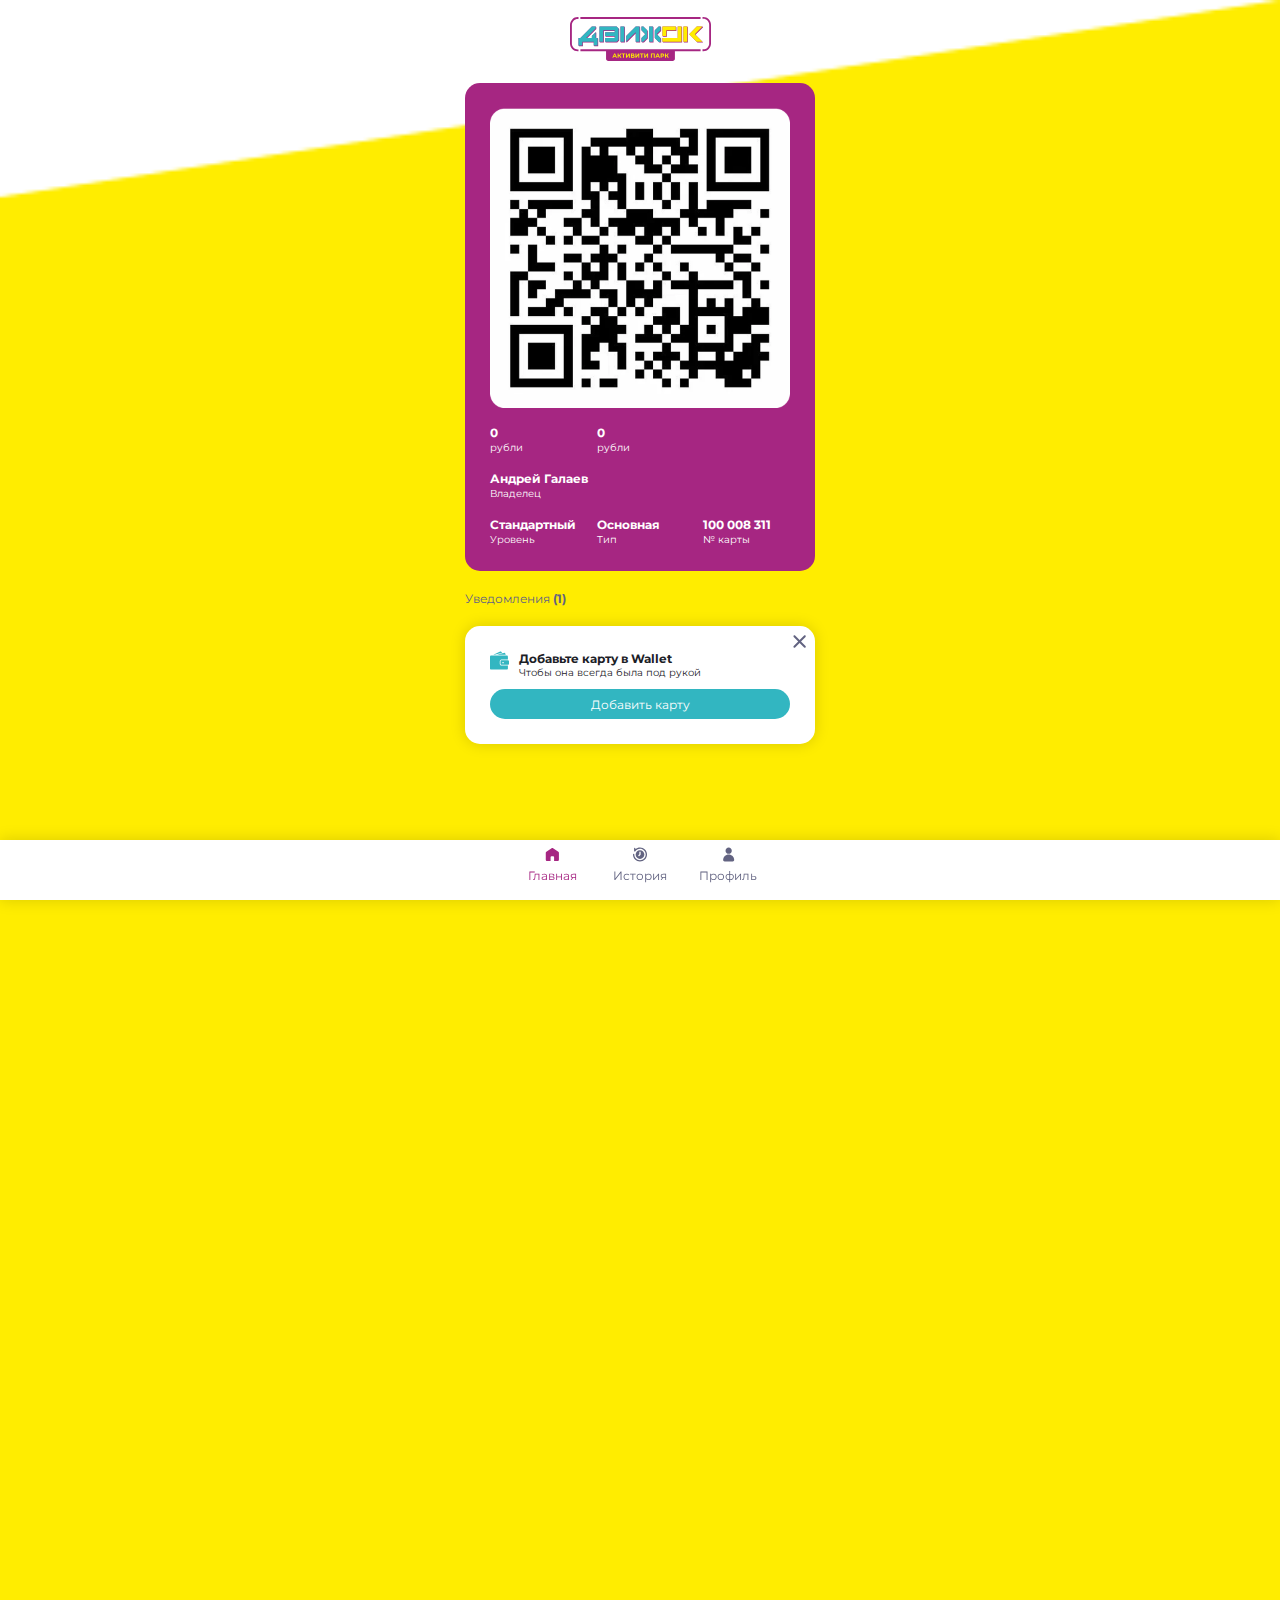
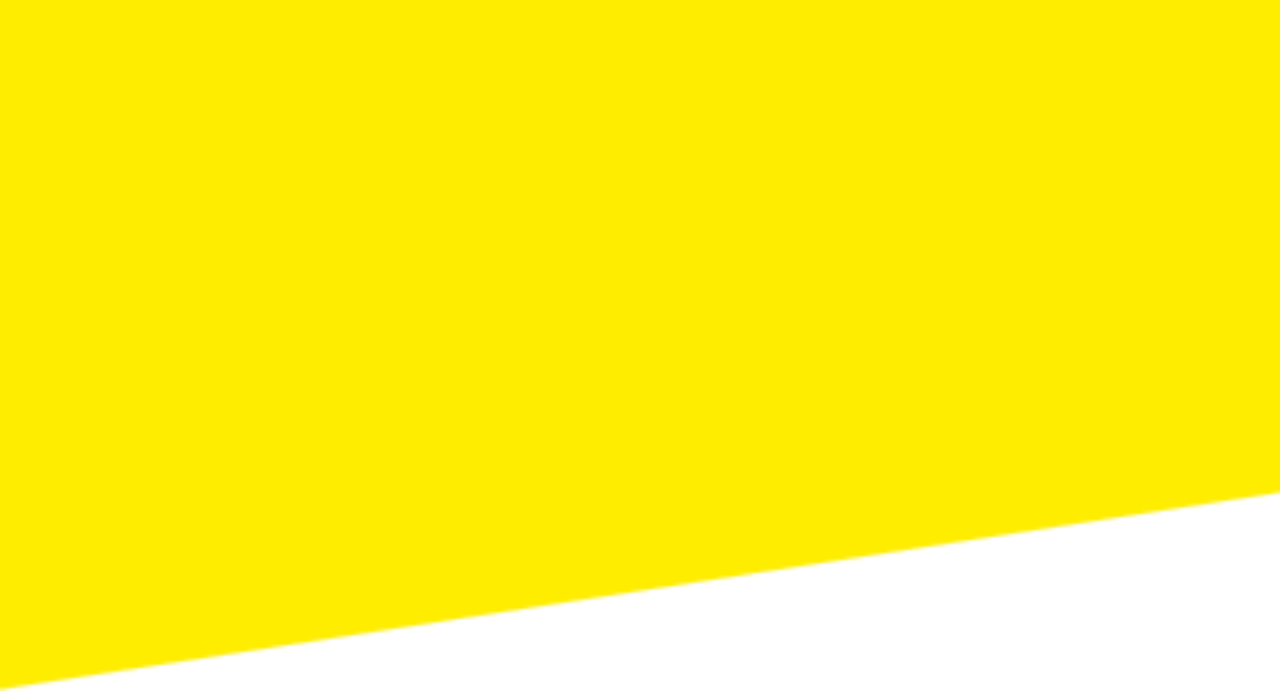
<file: index.html>
<!DOCTYPE html>
<html lang="en">
<head>
    <meta charset="UTF-8">
    <meta name="viewport" content="width=device-width, initial-scale=1.0">
    <title>Document</title>

    <!-- Link Swiper's CSS -->
    <link rel="stylesheet" href="https://cdn.jsdelivr.net/npm/swiper@11/swiper-bundle.min.css" />
    <!-- Syle CSS -->
    <link rel="stylesheet" href="./assets/scss/style.css">
</head>
<body>
    
    <div class="wrapper">

        <!-- Header -->
        <header class="header">
            <a href="/" class="header-logo">
                <img src="./assets/images/logo.svg" alt="">
            </a>
        </header>
        <!-- Header end -->

        <!-- Navs -->
        <ul class="navs">
            <li>
                <a href="/" class="active">
                    <svg width="15" height="15" viewBox="0 0 15 15" fill="none" xmlns="http://www.w3.org/2000/svg">
                        <g clip-path="url(#clip0_5_970)">
                            <path d="M7.32709 0.938198C7.07339 0.941813 6.82615 1.01877 6.61522 1.15978L1.35685 4.66536C1.17713 4.78518 1.0297 4.94744 0.927601 5.13779C0.825504 5.32814 0.771884 5.54072 0.771484 5.75672V12.7679C0.771484 13.4897 1.36512 14.0833 2.08608 14.0833H5.59166V10.1395C5.59166 9.6542 5.98273 9.26313 6.46805 9.26313H8.22084C8.70617 9.26313 9.09724 9.6542 9.09724 10.1395V14.0833H12.6028C13.3238 14.0833 13.9174 13.4897 13.9174 12.7687V5.75837C13.9174 5.54195 13.864 5.32887 13.7619 5.13806C13.6598 4.94724 13.5121 4.78459 13.332 4.66453L8.07368 1.15895C7.85304 1.01183 7.59308 0.934879 7.32791 0.938198H7.32709Z" fill="#626381"/>
                        </g>
                    </svg>
                    <span>Главная</span>
                </a>
            </li>
            <li>
                <a href="./history.html">
                    <svg width="14" height="15" viewBox="0 0 14 15" fill="none" xmlns="http://www.w3.org/2000/svg">
                        <g clip-path="url(#clip0_5_975)">
                            <path fill-rule="evenodd" clip-rule="evenodd" d="M1.09375 1.375V3.93984C1.0938 4.08013 1.1388 4.21671 1.22216 4.32955C1.30552 4.44238 1.42284 4.52554 1.55692 4.56681C1.69099 4.60809 1.83477 4.60531 1.96715 4.55889C2.09954 4.51247 2.21356 4.42485 2.2925 4.30888C3.31625 2.80278 5.04437 1.8125 7 1.8125C10.1391 1.8125 12.6875 4.36094 12.6875 7.5C12.6875 10.6391 10.1391 13.1875 7 13.1875C3.86094 13.1875 1.3125 10.6391 1.3125 7.5C1.3125 7.13775 1.01937 6.84375 0.65625 6.84375C0.293125 6.84375 0 7.13775 0 7.5C0 11.3633 3.13688 14.5 7 14.5C10.8631 14.5 14 11.3633 14 7.5C14 3.63666 10.8631 0.5 7 0.5C5.24344 0.5 3.63562 1.14859 2.40625 2.21959V1.375C2.40625 1.01275 2.11313 0.71875 1.75 0.71875C1.38688 0.71875 1.09375 1.01275 1.09375 1.375ZM7 3.125C9.415 3.125 11.375 5.08544 11.375 7.5C11.375 9.91456 9.415 11.875 7 11.875C4.585 11.875 2.625 9.91456 2.625 7.5C2.625 5.08544 4.585 3.125 7 3.125ZM6.34375 5.09375V7.22809L5.46875 8.10309C5.21281 8.35925 5.21281 8.77509 5.46875 9.03125C5.72469 9.28741 6.14031 9.28741 6.39625 9.03125L7.46375 7.96397C7.58671 7.84083 7.65592 7.67402 7.65625 7.5V5.09375C7.65625 4.7315 7.36312 4.4375 7 4.4375C6.63688 4.4375 6.34375 4.7315 6.34375 5.09375Z" fill="#626381" />
                        </g>
                    </svg>
                    <span>История</span>
                </a>
            </li>
            <li>
                <a href="./profile.html">
                    <svg width="15" height="15" viewBox="0 0 15 15" fill="none" xmlns="http://www.w3.org/2000/svg">
                        <g clip-path="url(#clip0_5_964)">
                            <path d="M7.66667 6.76314C9.39618 6.76314 10.7982 5.36109 10.7982 3.63157C10.7982 1.90205 9.39618 0.5 7.66667 0.5C5.93715 0.5 4.5351 1.90205 4.5351 3.63157C4.5351 5.36109 5.93715 6.76314 7.66667 6.76314Z" fill="#626381" />
                            <path d="M7.66666 7.5C4.61458 7.5 2.14035 9.97425 2.14035 13.0263C2.14035 13.8402 2.80016 14.5 3.61404 14.5H11.7193C12.5332 14.5 13.193 13.8402 13.193 13.0263C13.193 9.97425 10.7187 7.5 7.66666 7.5Z" fill="#626381" />
                        </g>
                    </svg>
                    <span>Профиль</span>
                </a>
            </li>
        </ul>
        <!-- Navs end -->
    
        <main>
            <img src="./assets/images/main-block-bg.png" alt="" class="main-bg">

            <!-- Qr block -->
            <section class="qr-block">
                <div class="container">
                    <img src="./assets/images/qr-code.png" alt="" class="main-img">
                    <ul>
                        <li>
                            <b>0</b>
                            <p>рубли</p>
                        </li>
                        <li>
                            <b>0</b>
                            <p>рубли</p>
                        </li>
                        <li class="w-full">
                            <b>Андрей Галаев</b>
                            <p>Владелец</p>
                        </li>
                        <li>
                            <b>Стандартный</b>
                            <p>Уровень</p>
                        </li>
                        <li>
                            <b>Основная</b>
                            <p>Тип</p>
                        </li>
                        <li>
                            <b>100 008 311</b>
                            <p>№ карты </p>
                        </li>
                    </ul>
                </div>
            </section>
            <!-- Home end -->

            <!-- Wallet -->
            <section class="wallet">
                <div class="container">
                    <h2 class="wallet-title">
                        Уведомления  <b>(1)</b>
                    </h2>
                    <div class="wallet-content">
                        <button class="btn-close">
                            <img src="./assets/images/times.svg" alt="">
                        </button>
                        <div class="wallet-content__text">
                            <img src="./assets/images/wallet-icon.svg" alt="">
                            <div>
                                <h3>Добавьте карту в Wallet </h3>
                                <p>Чтобы она всегда была под рукой</p>
                            </div>
                        </div>
                        <a href="#" class="btn-lazurre">Добавить карту </a>
                    </div>
                </div>
            </section>
            <!-- Wallet end -->

        </main>

    </div>

    <!-- iMask JS -->
    <script src="./assets/js/iMask.js"></script>
    <!-- Swiper JS -->
    <script src="https://cdn.jsdelivr.net/npm/swiper@11/swiper-bundle.min.js"></script>
    <!-- JS file -->
    <script src="./assets/js/main.js"></script>

</body>
</html>
</file>
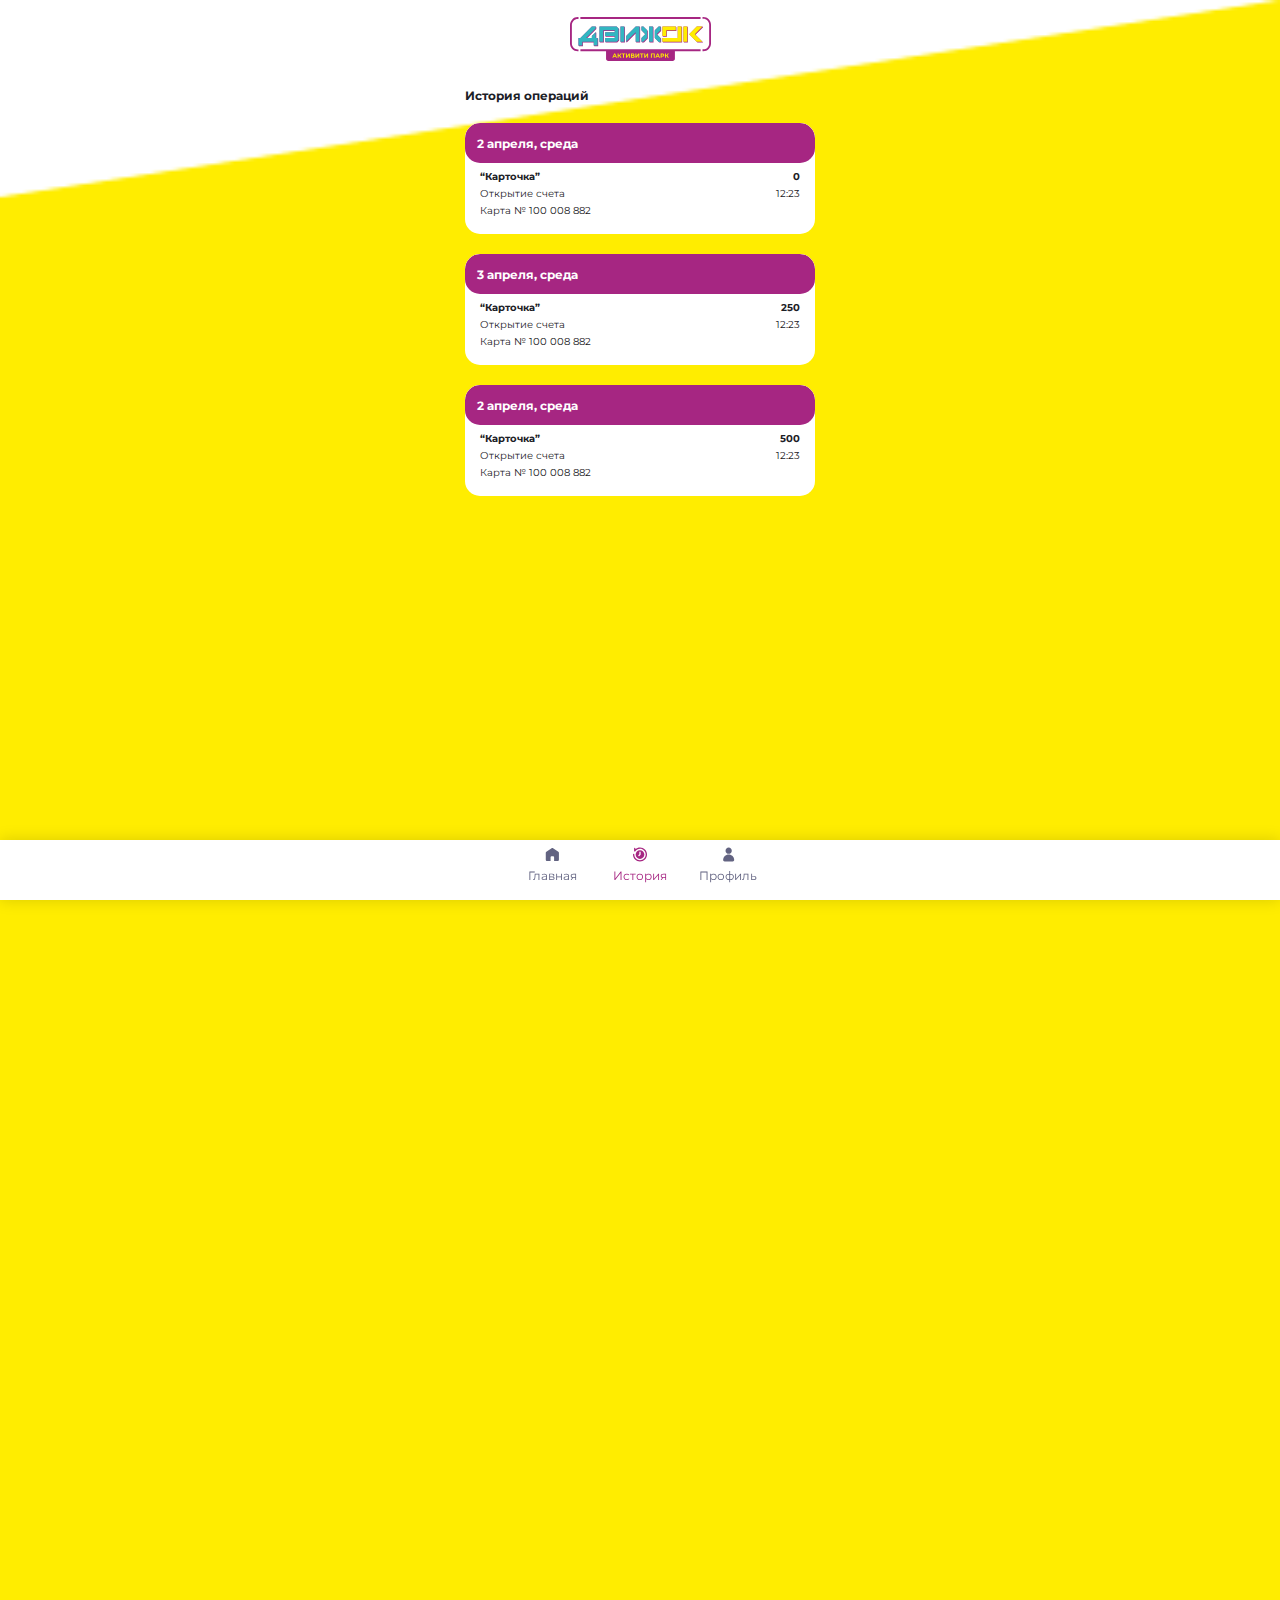
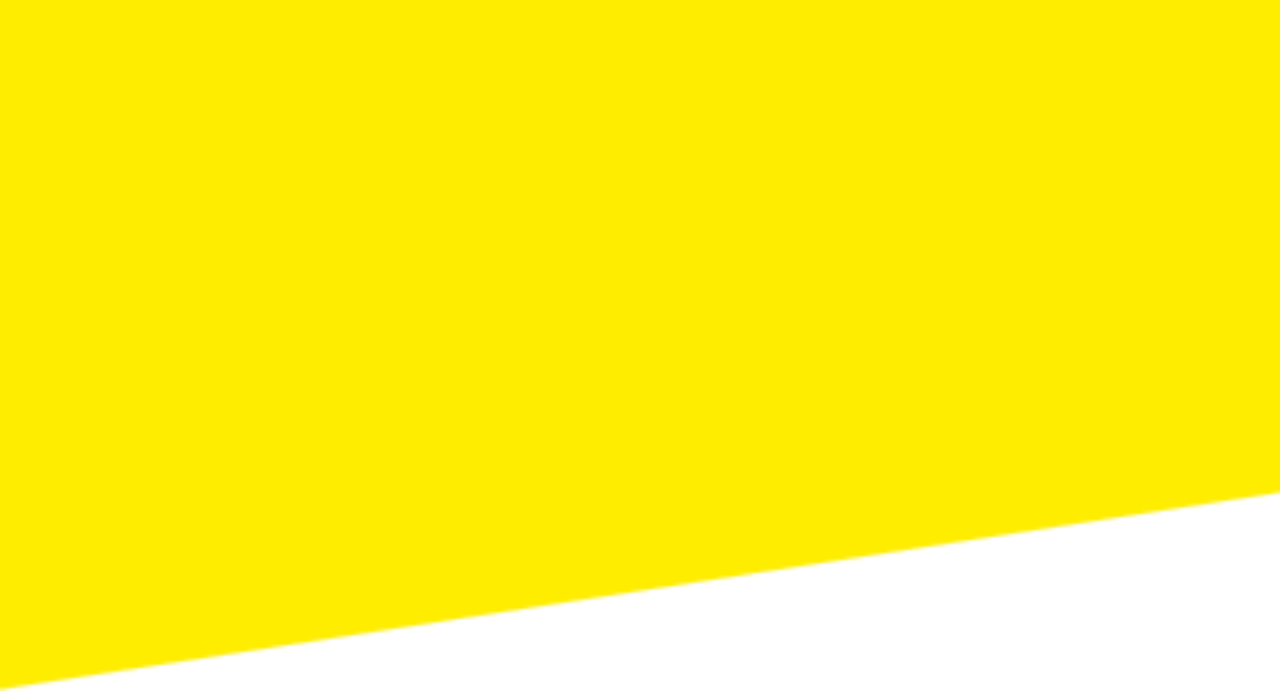
<file: history.html>
<!DOCTYPE html>
<html lang="en">
<head>
    <meta charset="UTF-8">
    <meta name="viewport" content="width=device-width, initial-scale=1.0">
    <title>Document</title>

    <!-- Link Swiper's CSS -->
    <link rel="stylesheet" href="https://cdn.jsdelivr.net/npm/swiper@11/swiper-bundle.min.css" />
    <!-- Syle CSS -->
    <link rel="stylesheet" href="./assets/scss/style.css">
</head>
<body>
    
    <div class="wrapper">

        <!-- Header -->
        <header class="header">
            <a href="/" class="header-logo">
                <img src="./assets/images/logo.svg" alt="">
            </a>
        </header>
        <!-- Header end -->

        <!-- Navs -->
        <ul class="navs">
            <li>
                <a href="/">
                    <svg width="15" height="15" viewBox="0 0 15 15" fill="none" xmlns="http://www.w3.org/2000/svg">
                        <g clip-path="url(#clip0_5_970)">
                            <path d="M7.32709 0.938198C7.07339 0.941813 6.82615 1.01877 6.61522 1.15978L1.35685 4.66536C1.17713 4.78518 1.0297 4.94744 0.927601 5.13779C0.825504 5.32814 0.771884 5.54072 0.771484 5.75672V12.7679C0.771484 13.4897 1.36512 14.0833 2.08608 14.0833H5.59166V10.1395C5.59166 9.6542 5.98273 9.26313 6.46805 9.26313H8.22084C8.70617 9.26313 9.09724 9.6542 9.09724 10.1395V14.0833H12.6028C13.3238 14.0833 13.9174 13.4897 13.9174 12.7687V5.75837C13.9174 5.54195 13.864 5.32887 13.7619 5.13806C13.6598 4.94724 13.5121 4.78459 13.332 4.66453L8.07368 1.15895C7.85304 1.01183 7.59308 0.934879 7.32791 0.938198H7.32709Z" fill="#626381"/>
                        </g>
                    </svg>
                    <span>Главная</span>
                </a>
            </li>
            <li>
                <a href="./history.html" class="active">
                    <svg width="14" height="15" viewBox="0 0 14 15" fill="none" xmlns="http://www.w3.org/2000/svg">
                        <g clip-path="url(#clip0_5_975)">
                            <path fill-rule="evenodd" clip-rule="evenodd" d="M1.09375 1.375V3.93984C1.0938 4.08013 1.1388 4.21671 1.22216 4.32955C1.30552 4.44238 1.42284 4.52554 1.55692 4.56681C1.69099 4.60809 1.83477 4.60531 1.96715 4.55889C2.09954 4.51247 2.21356 4.42485 2.2925 4.30888C3.31625 2.80278 5.04437 1.8125 7 1.8125C10.1391 1.8125 12.6875 4.36094 12.6875 7.5C12.6875 10.6391 10.1391 13.1875 7 13.1875C3.86094 13.1875 1.3125 10.6391 1.3125 7.5C1.3125 7.13775 1.01937 6.84375 0.65625 6.84375C0.293125 6.84375 0 7.13775 0 7.5C0 11.3633 3.13688 14.5 7 14.5C10.8631 14.5 14 11.3633 14 7.5C14 3.63666 10.8631 0.5 7 0.5C5.24344 0.5 3.63562 1.14859 2.40625 2.21959V1.375C2.40625 1.01275 2.11313 0.71875 1.75 0.71875C1.38688 0.71875 1.09375 1.01275 1.09375 1.375ZM7 3.125C9.415 3.125 11.375 5.08544 11.375 7.5C11.375 9.91456 9.415 11.875 7 11.875C4.585 11.875 2.625 9.91456 2.625 7.5C2.625 5.08544 4.585 3.125 7 3.125ZM6.34375 5.09375V7.22809L5.46875 8.10309C5.21281 8.35925 5.21281 8.77509 5.46875 9.03125C5.72469 9.28741 6.14031 9.28741 6.39625 9.03125L7.46375 7.96397C7.58671 7.84083 7.65592 7.67402 7.65625 7.5V5.09375C7.65625 4.7315 7.36312 4.4375 7 4.4375C6.63688 4.4375 6.34375 4.7315 6.34375 5.09375Z" fill="#626381" />
                        </g>
                    </svg>
                    <span>История</span>
                </a>
            </li>
            <li>
                <a href="./profile.html">
                    <svg width="15" height="15" viewBox="0 0 15 15" fill="none" xmlns="http://www.w3.org/2000/svg">
                        <g clip-path="url(#clip0_5_964)">
                            <path d="M7.66667 6.76314C9.39618 6.76314 10.7982 5.36109 10.7982 3.63157C10.7982 1.90205 9.39618 0.5 7.66667 0.5C5.93715 0.5 4.5351 1.90205 4.5351 3.63157C4.5351 5.36109 5.93715 6.76314 7.66667 6.76314Z" fill="#626381" />
                            <path d="M7.66666 7.5C4.61458 7.5 2.14035 9.97425 2.14035 13.0263C2.14035 13.8402 2.80016 14.5 3.61404 14.5H11.7193C12.5332 14.5 13.193 13.8402 13.193 13.0263C13.193 9.97425 10.7187 7.5 7.66666 7.5Z" fill="#626381" />
                        </g>
                    </svg>
                    <span>Профиль</span>
                </a>
            </li>
        </ul>
        <!-- Navs end -->
    
        <main>
            <img src="./assets/images/main-block-bg.png" alt="" class="main-bg">

            <!-- History -->
            <section class="history">
                <div class="container">
                    <h2 class="sec-title history-title">История операций</h2>
                    <div class="history-card__wrap">
                        <div class="history-card">
                            <div class="history-card__head">2 апреля, среда</div>
                            <ul>
                                <li>
                                    <b>“Карточка”</b>
                                    <b>0</b>
                                </li>
                                <li>
                                    <span>Открытие счета</span>
                                    <span>12:23</span>
                                </li>
                                <li>
                                    <span>Карта № 100 008 882</span>
                                    <span></span>
                                </li>
                            </ul>
                        </div>
                        <div class="history-card">
                            <div class="history-card__head">3 апреля, среда</div>
                            <ul>
                                <li>
                                    <b>“Карточка”</b>
                                    <b>250</b>
                                </li>
                                <li>
                                    <span>Открытие счета</span>
                                    <span>12:23</span>
                                </li>
                                <li>
                                    <span>Карта № 100 008 882</span>
                                    <span></span>
                                </li>
                            </ul>
                        </div>
                        <div class="history-card">
                            <div class="history-card__head">2 апреля, среда</div>
                            <ul>
                                <li>
                                    <b>“Карточка”</b>
                                    <b>500</b>
                                </li>
                                <li>
                                    <span>Открытие счета</span>
                                    <span>12:23</span>
                                </li>
                                <li>
                                    <span>Карта № 100 008 882</span>
                                    <span></span>
                                </li>
                            </ul>
                        </div>
                    </div>
                </div>
            </section>
            <!-- History end -->

        </main>

    </div>

    <!-- iMask JS -->
    <script src="./assets/js/iMask.js"></script>
    <!-- Swiper JS -->
    <script src="https://cdn.jsdelivr.net/npm/swiper@11/swiper-bundle.min.js"></script>
    <!-- JS file -->
    <script src="./assets/js/main.js"></script>

</body>
</html>
</file>
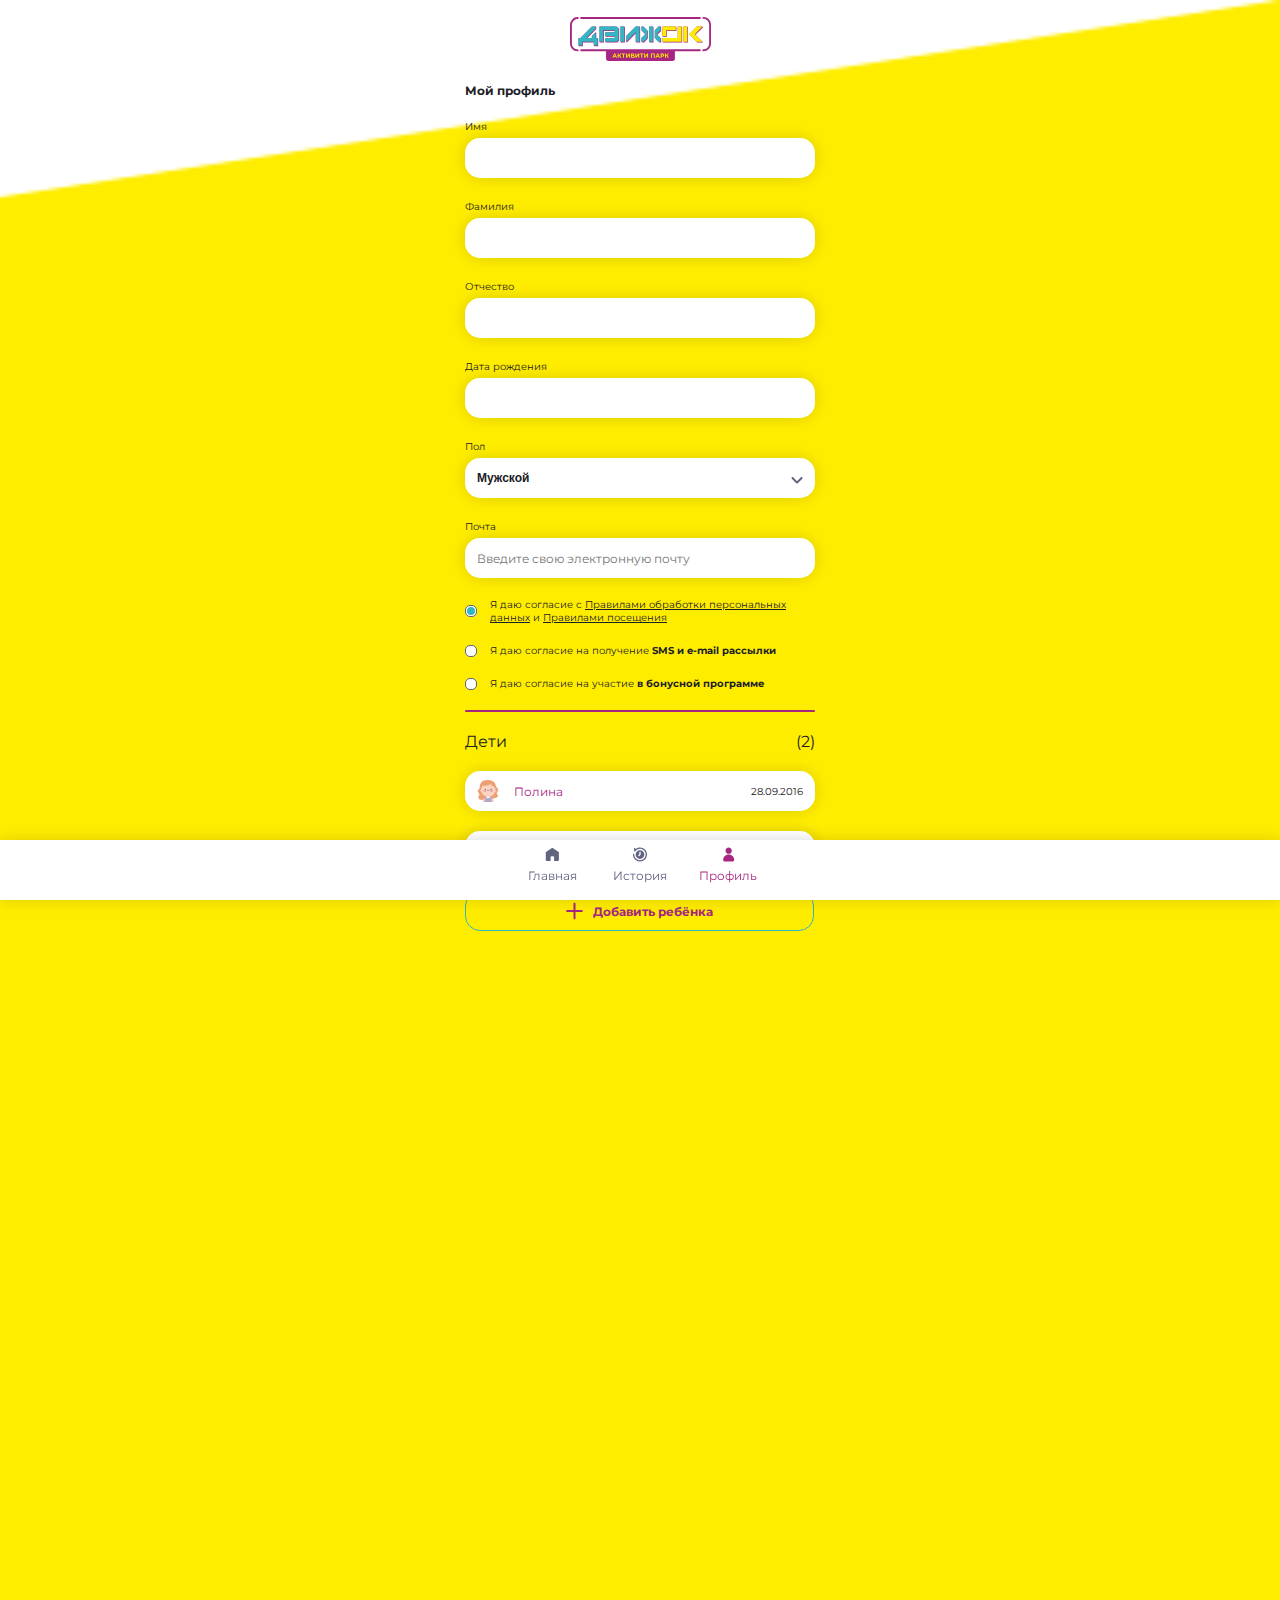
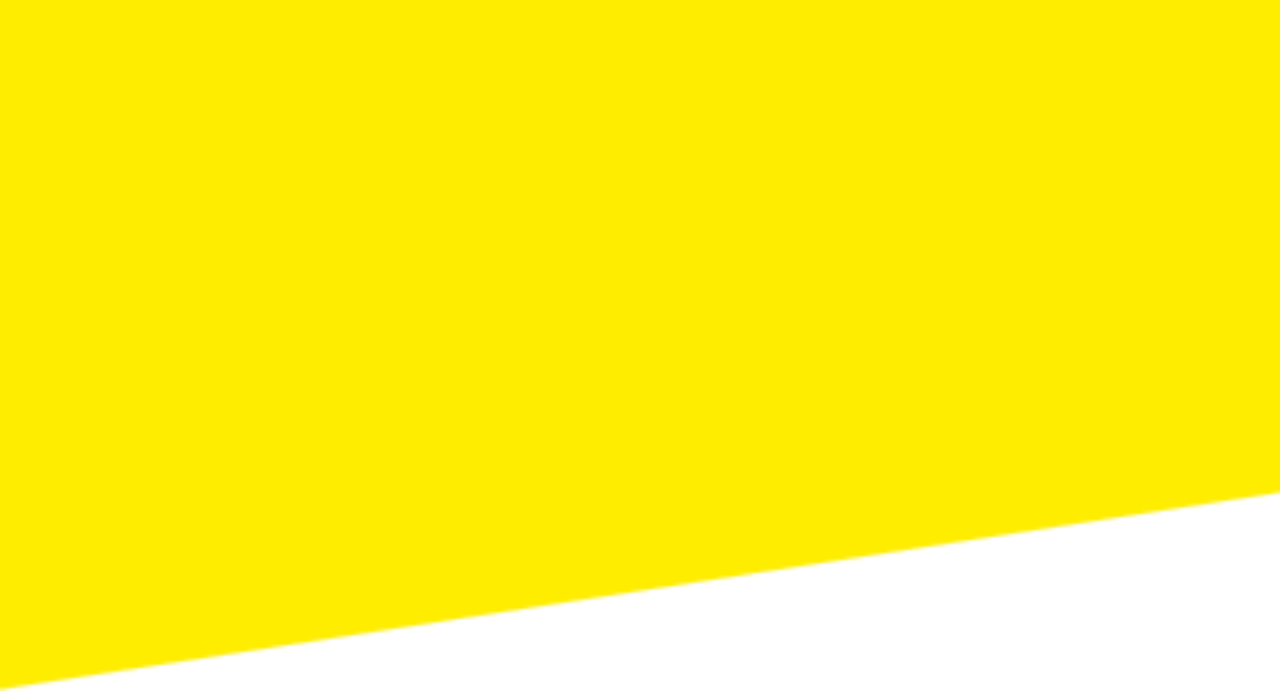
<file: profile.html>
<!DOCTYPE html>
<html lang="en">
<head>
    <meta charset="UTF-8">
    <meta name="viewport" content="width=device-width, initial-scale=1.0">
    <title>Document</title>

    <!-- Link Swiper's CSS -->
    <link rel="stylesheet" href="https://cdn.jsdelivr.net/npm/swiper@11/swiper-bundle.min.css" />
    <!-- Syle CSS -->
    <link rel="stylesheet" href="./assets/scss/style.css">
</head>
<body>
    
    <div class="wrapper">

        <!-- Header -->
        <header class="header">
            <a href="/" class="header-logo">
                <img src="./assets/images/logo.svg" alt="">
            </a>
        </header>
        <!-- Header end -->

        <!-- Navs -->
        <ul class="navs">
            <li>
                <a href="/">
                    <svg width="15" height="15" viewBox="0 0 15 15" fill="none" xmlns="http://www.w3.org/2000/svg">
                        <g clip-path="url(#clip0_5_970)">
                            <path d="M7.32709 0.938198C7.07339 0.941813 6.82615 1.01877 6.61522 1.15978L1.35685 4.66536C1.17713 4.78518 1.0297 4.94744 0.927601 5.13779C0.825504 5.32814 0.771884 5.54072 0.771484 5.75672V12.7679C0.771484 13.4897 1.36512 14.0833 2.08608 14.0833H5.59166V10.1395C5.59166 9.6542 5.98273 9.26313 6.46805 9.26313H8.22084C8.70617 9.26313 9.09724 9.6542 9.09724 10.1395V14.0833H12.6028C13.3238 14.0833 13.9174 13.4897 13.9174 12.7687V5.75837C13.9174 5.54195 13.864 5.32887 13.7619 5.13806C13.6598 4.94724 13.5121 4.78459 13.332 4.66453L8.07368 1.15895C7.85304 1.01183 7.59308 0.934879 7.32791 0.938198H7.32709Z" fill="#626381"/>
                        </g>
                    </svg>
                    <span>Главная</span>
                </a>
            </li>
            <li>
                <a href="./history.html">
                    <svg width="14" height="15" viewBox="0 0 14 15" fill="none" xmlns="http://www.w3.org/2000/svg">
                        <g clip-path="url(#clip0_5_975)">
                            <path fill-rule="evenodd" clip-rule="evenodd" d="M1.09375 1.375V3.93984C1.0938 4.08013 1.1388 4.21671 1.22216 4.32955C1.30552 4.44238 1.42284 4.52554 1.55692 4.56681C1.69099 4.60809 1.83477 4.60531 1.96715 4.55889C2.09954 4.51247 2.21356 4.42485 2.2925 4.30888C3.31625 2.80278 5.04437 1.8125 7 1.8125C10.1391 1.8125 12.6875 4.36094 12.6875 7.5C12.6875 10.6391 10.1391 13.1875 7 13.1875C3.86094 13.1875 1.3125 10.6391 1.3125 7.5C1.3125 7.13775 1.01937 6.84375 0.65625 6.84375C0.293125 6.84375 0 7.13775 0 7.5C0 11.3633 3.13688 14.5 7 14.5C10.8631 14.5 14 11.3633 14 7.5C14 3.63666 10.8631 0.5 7 0.5C5.24344 0.5 3.63562 1.14859 2.40625 2.21959V1.375C2.40625 1.01275 2.11313 0.71875 1.75 0.71875C1.38688 0.71875 1.09375 1.01275 1.09375 1.375ZM7 3.125C9.415 3.125 11.375 5.08544 11.375 7.5C11.375 9.91456 9.415 11.875 7 11.875C4.585 11.875 2.625 9.91456 2.625 7.5C2.625 5.08544 4.585 3.125 7 3.125ZM6.34375 5.09375V7.22809L5.46875 8.10309C5.21281 8.35925 5.21281 8.77509 5.46875 9.03125C5.72469 9.28741 6.14031 9.28741 6.39625 9.03125L7.46375 7.96397C7.58671 7.84083 7.65592 7.67402 7.65625 7.5V5.09375C7.65625 4.7315 7.36312 4.4375 7 4.4375C6.63688 4.4375 6.34375 4.7315 6.34375 5.09375Z" fill="#626381" />
                        </g>
                    </svg>
                    <span>История</span>
                </a>
            </li>
            <li>
                <a href="./profile.html" class="active">
                    <svg width="15" height="15" viewBox="0 0 15 15" fill="none" xmlns="http://www.w3.org/2000/svg">
                        <g clip-path="url(#clip0_5_964)">
                            <path d="M7.66667 6.76314C9.39618 6.76314 10.7982 5.36109 10.7982 3.63157C10.7982 1.90205 9.39618 0.5 7.66667 0.5C5.93715 0.5 4.5351 1.90205 4.5351 3.63157C4.5351 5.36109 5.93715 6.76314 7.66667 6.76314Z" fill="#626381" />
                            <path d="M7.66666 7.5C4.61458 7.5 2.14035 9.97425 2.14035 13.0263C2.14035 13.8402 2.80016 14.5 3.61404 14.5H11.7193C12.5332 14.5 13.193 13.8402 13.193 13.0263C13.193 9.97425 10.7187 7.5 7.66666 7.5Z" fill="#626381" />
                        </g>
                    </svg>
                    <span>Профиль</span>
                </a>
            </li>
        </ul>
        <!-- Navs end -->
    
        <main>
            <img src="./assets/images/main-block-bg.png" alt="" class="main-bg">

            <!-- Profile -->
            <section class="profile">
                <div class="container profile-container">
                    <h2 class="sec-title">Мой профиль</h2>
                    <div class="form-group">
                        <label for="" class="form-label">Имя</label>
                        <input type="text" class="form-inp">
                    </div>
                    <div class="form-group">
                        <label for="" class="form-label">Фамилия</label>
                        <input type="text" class="form-inp">
                    </div>
                    <div class="form-group">
                        <label for="" class="form-label">Отчество</label>
                        <input type="text" class="form-inp">
                    </div>
                    <div class="form-group">
                        <label for="" class="form-label">Дата рождения</label>
                        <input type="text" class="form-inp">
                    </div>
                    <div class="form-group">
                        <label for="" class="form-label">Пол</label>
                        <select name="" id="" class="form-select">
                            <option value="Мужской" selected>Мужской</option>
                            <option value="Женской">Женской</option>
                        </select>
                    </div>
                    <div class="form-group">
                        <label for="" class="form-label">Почта</label>
                        <input type="email" class="form-inp" placeholder="Введите свою электронную почту">
                    </div>
                    <div class="form-radio__wrap">
                        <div class="form-radio">
                            <input type="radio" name="radio1" checked id="">
                            <div class="icon"></div>
                            <p>Я даю согласие с <a href="#">Правилами обработки персональных данных</a> и <a href="#">Правилами посещения</a></p>
                        </div>
                        <div class="form-radio">
                            <input type="radio" name="radio1" id="">
                            <div class="icon"></div>
                            <p>Я даю согласие на получение <b>SMS и e-mail рассылки</b></p>
                        </div>
                        <div class="form-radio">
                            <input type="radio" name="radio1" id="">
                            <div class="icon"></div>
                            <p>Я даю согласие на участие <b>в бонусной программе</b></p>
                        </div>
                    </div>
                    <div class="line"></div>
                    <div class="title">
                        <span>Дети</span>
                        <span>(2)</span>
                    </div>
                    <ul class="child-card__wrap">
                        <li class="child-card child-modal__open">
                            <div class="child-card__left">
                                <img src="./assets/images/child-girl.png" alt="" class="main-img">
                                <span class="text-pink">Полина</span>
                            </div>
                            <p>28.09.2016</p>
                        </li>
                        <li class="child-card child-modal__open">
                            <div class="child-card__left">
                                <img src="./assets/images/child-boy.png" alt="" class="main-img">
                                <span class="text-lazurre">Никита</span>
                            </div>
                            <p>28.09.2016</p>
                        </li>
                    </ul>
                    <button class="btn-pink__outline child-modal__open">
                        <img src="./assets/images/plus-pink.svg" alt="">
                        <span>Добавить ребёнка</span>
                    </button>
                </div>
            </section>
            <!-- Profile end -->

            <!-- child modal -->
            <section class="modal child-modal">
                <div class="modal-bg"></div>
                <div class="modal-content">
                    <div class="container modal-container">
                        <button class="modal-close"></button>
                        <h2 class="modal-title">Добавить ребёнка</h2>
                        <div class="form-group">
                            <label for="" class="form-label">Имя</label>
                            <input type="text" class="form-inp">
                        </div>
                        <div class="form-group">
                            <label for="" class="form-label text-red">Дата рождения</label>
                            <input type="text" placeholder="ДД.ММ.ГГГГ" class="form-inp">
                        </div>
                        <div class="form-group">
                            <label for="" class="form-label">Пол</label>
                            <select name="" id="" class="form-select">
                                <option value="Мужской" selected>Мужской</option>
                                <option value="Женской">Женской</option>
                            </select>
                        </div>
                        <button class="btn-pink">Сохранить</button>
                        <button class="btn-lazurre__outline close-btn">Отменить</button>
                    </div>
                </div>
            </section>
            <!-- child modal -->

        </main>

    </div>

    <!-- iMask JS -->
    <script src="./assets/js/iMask.js"></script>
    <!-- Swiper JS -->
    <script src="https://cdn.jsdelivr.net/npm/swiper@11/swiper-bundle.min.js"></script>
    <!-- JS file -->
    <script src="./assets/js/main.js"></script>

</body>
</html>
</file>
<file: assets/scss/style.css>
@import url("https://fonts.googleapis.com/css2?family=Montserrat:ital,wght@0,100..900;1,100..900&display=swap");
* {
  padding: 0;
  margin: 0;
  box-sizing: border-box;
  -webkit-tap-highlight-color: transparent !important;
}

a {
  text-decoration: none;
  color: inherit;
  display: inline-block;
  cursor: pointer;
}

img {
  max-width: 100%;
}

span, label {
  display: inline-block;
}

html {
  scroll-behavior: smooth;
}

input, textarea {
  outline: none;
  border: 0;
  background: transparent;
  font-weight: 400;
}

button, select {
  border: none;
  cursor: pointer;
  background: transparent;
  outline: 0;
  font-weight: 400;
}

address {
  font-style: normal;
}

.wrapper {
  width: 100%;
  overflow: hidden;
  min-height: 100svh;
}

ul, ol, dl {
  list-style: none;
  padding: 0;
  margin: 0;
}

p, h1, h2, h3, h4, h5, h6 {
  padding: 0;
  margin: 0;
  font-weight: 400;
}

input[type=number]::-webkit-inner-spin-button,
input[type=number]::-webkit-outer-spin-button {
  -webkit-appearance: none;
  -moz-appearance: none;
  margin: 0;
}

body {
  background: white;
  color: black;
  font-weight: 400;
  font-family: "Montserrat", sans-serif;
}

button, input, textarea, li, div {
  font-family: "Montserrat", sans-serif;
  font-weight: 400;
}

.container {
  max-width: 350px;
  width: calc(100% - 40px);
  margin: 0 auto;
}

.btn-lazurre {
  border-radius: 15px;
  width: 100%;
  height: 30px;
  display: flex;
  align-items: center;
  justify-content: center;
  background: #32B6C1;
  color: #FFFFFF;
  font-weight: 400;
  font-size: 12px;
}
.btn-lazurre__outline {
  font-weight: 700;
  font-size: 12px;
  color: #32B6C1;
  border: 1px solid #32B6C1;
  border-radius: 15px;
  height: 40px;
  width: 100%;
}
.btn-pink {
  border-radius: 15px;
  width: 100%;
  height: 40px;
  font-weight: 700;
  font-size: 12px;
  color: #FFFFFF;
  background: #A62682;
  display: flex;
  align-items: center;
  justify-content: center;
}
.btn-pink__outline {
  display: flex;
  align-items: center;
  justify-content: center;
  gap: 10px;
  font-weight: 700;
  font-size: 12px;
  color: #A62682;
  border: 1px solid #32B6C1;
  border-radius: 15px;
  width: 349px;
  height: 40px;
}

.sec-title {
  font-weight: 700;
  font-size: 12px;
  color: #1B2026;
}

.form-group {
  display: flex;
  flex-direction: column;
  gap: 3px;
  width: 100%;
}
.form-label {
  font-weight: 400;
  font-size: 10px;
  line-height: 170%;
  color: #1B2026;
}
.form-label.text-red {
  color: #D32B2B;
}
.form-inp {
  border-radius: 15px;
  padding: 0 12px;
  width: 100%;
  height: 40px;
  box-shadow: 0 0 15px 0 rgba(0, 0, 0, 0.15);
  background: #FFFFFF;
  font-weight: 700;
  font-size: 12px;
  color: #1B2026;
}
.form-inp::-moz-placeholder {
  font-weight: 400;
}
.form-inp::placeholder {
  font-weight: 400;
}
.form-select {
  border-radius: 15px;
  padding: 0 12px;
  width: 100%;
  height: 40px;
  box-shadow: 0 0 15px 0 rgba(0, 0, 0, 0.15);
  background: #FFFFFF;
  font-weight: 700;
  font-size: 12px;
  color: #1B2026;
  appearance: none;
  -webkit-appearance: none;
  -moz-appearance: none;
  -ms-appearance: none;
  background-image: url("../images/arrow-down.svg");
  background-repeat: no-repeat;
  background-position: calc(100% - 12px) center;
}
.form-radio {
  display: flex;
  align-items: center;
  gap: 13px;
  position: relative;
  z-index: 1;
  cursor: pointer;
}
.form-radio__wrap {
  display: flex;
  flex-direction: column;
  gap: 20px;
}
.form-radio input {
  position: absolute;
  width: 12px;
  height: 12px;
  left: 0;
  top: 50%;
  transform: translateY(-50%);
  z-index: 2;
  opacity: 0;
}
.form-radio .icon {
  border-radius: 5px;
  background: #FFFFFF;
  border: 1px solid #626381;
  flex-shrink: 0;
  width: 12px;
  height: 12px;
  position: relative;
}
.form-radio .icon::before {
  content: "";
  position: absolute;
  top: 50%;
  left: 50%;
  transform: translate(-50%, -50%);
  width: 8px;
  height: 8px;
  border-radius: 50%;
  background: #32B6C1;
  display: none;
}
.form-radio input:checked ~ .icon::before {
  display: block;
}
.form-radio p {
  font-weight: 400;
  font-size: 10px;
  color: #1B2026;
}
.form-radio p b {
  font-weight: 700;
  display: inline;
}
.form-radio p a {
  display: inline;
  text-decoration: underline;
}

.header {
  display: flex;
  align-items: center;
  justify-content: center;
  padding: 10px 0 15px;
}
.header-logo {
  display: flex;
  align-items: center;
  justify-content: center;
}

.navs {
  position: fixed;
  bottom: 0;
  left: 0;
  width: 100%;
  padding: 6.5px 0 17.5px;
  display: flex;
  align-items: center;
  justify-content: center;
  gap: 10px;
  box-shadow: 0 0 15px 0 rgba(0, 0, 0, 0.15);
  background: white;
  z-index: 4;
}
.navs li {
  width: 78px;
}
.navs a {
  width: 100%;
  display: flex;
  flex-direction: column;
  align-items: center;
  gap: 6px;
  text-align: center;
  font-size: 12px;
  color: #626381;
}
.navs a:hover, .navs a.active {
  color: #A62682;
}
.navs a:hover svg path, .navs a.active svg path {
  fill: #A62682;
}

main {
  padding-bottom: 86px;
}

.main-bg {
  position: absolute;
  top: 0;
  left: 0;
  width: 100%;
  z-index: -1;
}

.qr-block {
  margin-bottom: 20px;
}
.qr-block .container {
  border-radius: 15px;
  padding: 25px;
  background: #A62682;
  color: #FFFFFF;
  display: flex;
  flex-direction: column;
  align-items: center;
  gap: 14px;
}
.qr-block .main-img {
  max-width: 300px;
  width: 100%;
}
.qr-block ul {
  width: 100%;
  display: flex;
  flex-wrap: wrap;
  gap: 14px 20px;
}
.qr-block ul li {
  width: calc(33.3333333333% - 13.3333333333px);
}
.qr-block ul li.w-full {
  width: 100%;
}
.qr-block ul b {
  font-weight: 700;
  font-size: 12px;
}
.qr-block ul p {
  font-weight: 400;
  font-size: 10px;
}

.wallet-title {
  font-weight: 400;
  font-size: 12px;
  color: #626381;
  margin-bottom: 20px;
}
.wallet-title b {
  font-weight: 700;
}
.wallet-content {
  box-shadow: 0 0 15px 0 rgba(0, 0, 0, 0.15);
  background: #FFFFFF;
  border-radius: 15px;
  padding: 25px;
  position: relative;
}
.wallet-content .btn-close {
  position: absolute;
  top: 9.14px;
  right: 9.03px;
}
.wallet-content__text {
  display: flex;
  align-items: flex-start;
  gap: 10px;
  margin-bottom: 10px;
}
.wallet-content__text img {
  flex-shrink: 0;
}
.wallet-content__text h3 {
  font-weight: 700;
  font-size: 12px;
  color: #1B2026;
}
.wallet-content__text p {
  font-weight: 400;
  font-size: 10px;
  color: #1B2026;
}

.history {
  padding-top: 5px;
}
.history-title {
  margin-bottom: 20px;
}
.history-card {
  width: 100%;
  border-radius: 15px;
  background: #FFFFFF;
  overflow: hidden;
}
.history-card__wrap {
  display: flex;
  flex-direction: column;
  gap: 20px;
}
.history-card__head {
  border-radius: 15px;
  padding: 12.5px 12px;
  background: #A62682;
  font-weight: 700;
  font-size: 12px;
  color: #FFFFFF;
}
.history-card ul {
  padding: 5px 15px 15px;
}
.history-card ul li {
  font-weight: 400;
  font-size: 10px;
  line-height: 170%;
  color: #1B2026;
  width: 100%;
  display: flex;
  align-items: center;
  justify-content: space-between;
}
.history-card ul li b {
  font-weight: 700;
}

.profile-container {
  display: flex;
  flex-direction: column;
  gap: 20px;
}
.profile .line {
  border-radius: 5px;
  height: 2px;
  width: 100%;
  background: #A62682;
}
.profile .title {
  display: flex;
  align-items: center;
  justify-content: space-between;
  font-weight: 400;
  font-size: 16px;
  color: #1B2026;
}
.profile .child-card {
  cursor: pointer;
  box-shadow: 0 0 15px 0 rgba(0, 0, 0, 0.15);
  background: #FFFFFF;
  border-radius: 15px;
  padding: 9px 12px;
  width: 100%;
  display: flex;
  align-items: center;
  justify-content: space-between;
}
.profile .child-card__wrap {
  display: flex;
  flex-direction: column;
  gap: 20px;
  width: 100%;
}
.profile .child-card__left {
  display: flex;
  align-items: center;
  gap: 15px;
}
.profile .child-card__left .main-img {
  flex-shrink: 0;
  width: 22px;
}
.profile .child-card__left span {
  font-weight: 400;
  font-size: 12px;
}
.profile .child-card__left span.text-pink {
  color: #A62682;
}
.profile .child-card__left span.text-lazurre {
  color: #32B6C1;
}
.profile .child-card p {
  font-weight: 400;
  font-size: 10px;
  color: #1B2026;
}

.modal {
  position: fixed;
  top: 0;
  left: 0;
  width: 100%;
  height: 100%;
  z-index: 5;
  display: none;
}
.modal-bg {
  position: absolute;
  top: 0;
  left: 0;
  width: 100%;
  height: 100%;
  -webkit-backdrop-filter: blur(5px);
          backdrop-filter: blur(5px);
  background: rgba(98, 99, 129, 0.8);
}
.modal-content {
  position: absolute;
  bottom: 0;
  left: 0;
  width: 100%;
  border-radius: 30px 30px 0 0;
  padding: 47px 0 20px;
  background: #FFFFFF;
}
.modal-container {
  display: flex;
  flex-direction: column;
  gap: 20px;
}
.modal-close {
  border-radius: 5px;
  width: 219px;
  height: 7px;
  background: #626381;
  position: absolute;
  top: 20px;
  left: 50%;
  transform: translateX(-50%);
}
.modal-title {
  font-weight: 700;
  font-size: 16px;
  color: #1B2026;
}
.modal.active {
  display: block;
}
@keyframes bgActive {
  from {
    opacity: 0;
  }
  to {
    opacity: 1;
  }
}
@keyframes dialogActive {
  from {
    transform: translateY(100%);
    opacity: 0;
  }
  to {
    transform: translateY(0);
    opacity: 1;
  }
}
.modal.active .modal-bg {
  animation: bgActive 0.3s linear 1;
}
.modal.active .modal-content {
  animation: dialogActive 0.3s linear 1;
}
.modal.end-active {
  display: block;
}
@keyframes bgEndActive {
  from {
    opacity: 1;
  }
  to {
    opacity: 0;
  }
}
@keyframes dialogEndActive {
  from {
    transform: translateY(0);
    opacity: 1;
  }
  to {
    transform: translateY(100%);
    opacity: 0;
  }
}
.modal.end-active .modal-bg {
  animation: bgEndActive 0.3s linear 1;
  opacity: 0;
}
.modal.end-active .modal-content {
  animation: dialogEndActive 0.3s linear 1;
  opacity: 0;
}/*# sourceMappingURL=style.css.map */
</file>
